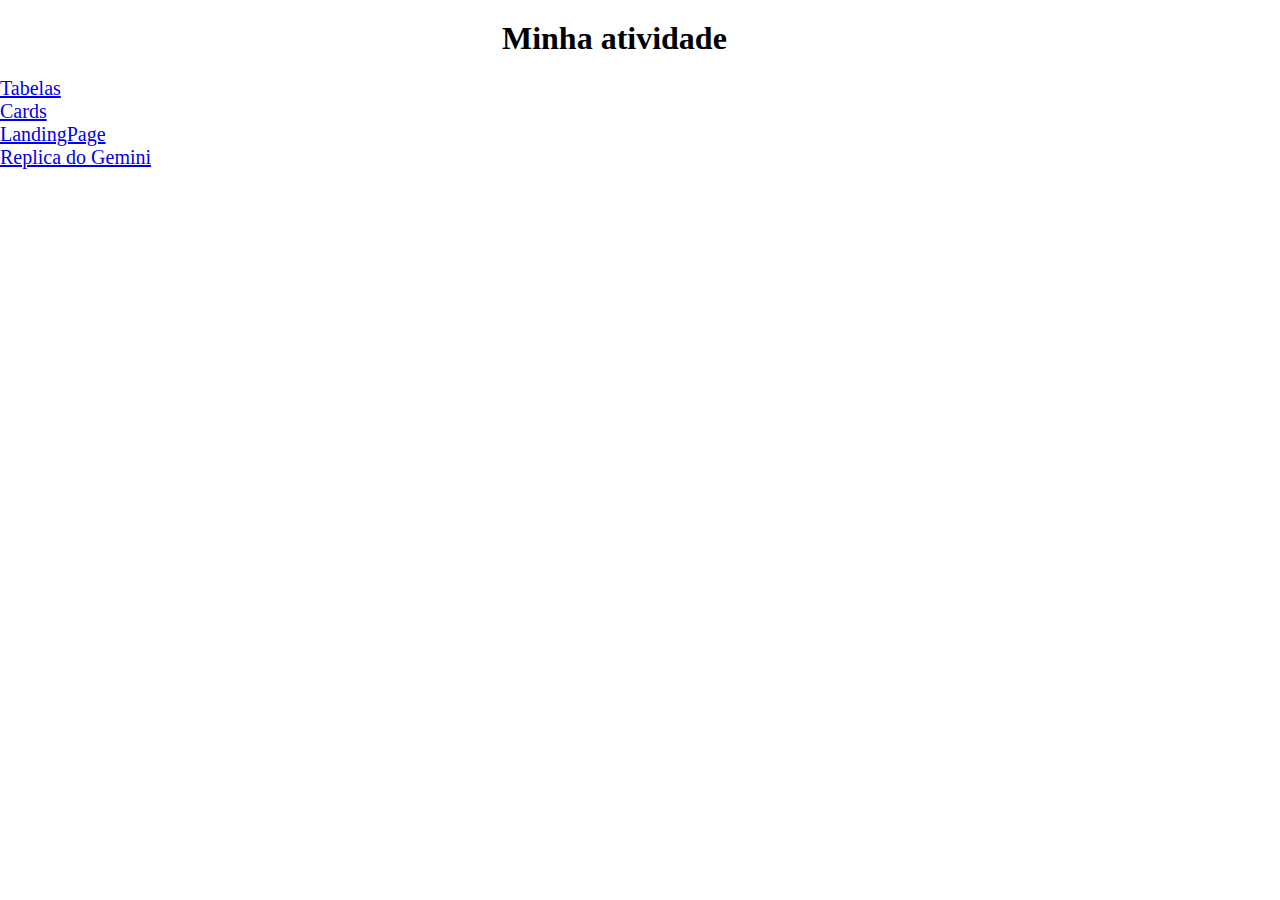
<file: index.html>
<!DOCTYPE html>
<html lang="pt-BR">
<head>
    <meta charset="UTF-8">
    <meta name="viewport" content="width=device-width, initial-scale=1.0">
    <title>Minha atividade final de bimesre</title>
    <link rel="stylesheet" href="index.css"
</head>
<body>
    <h1>
        Minha atividade
    </h1>
    <li class="links">    
    <ul> <a href="tabelas.html">Tabelas</a> </ul>
    <ul> <a href="cards.html">Cards</a> </ul>
    <ul> <a href="landingpage.html">LandingPage</a> </ul>
    <ul> <a href="replica.html">Replica do Gemini</a> </ul>
    </li>
</body>
</html>
</file>
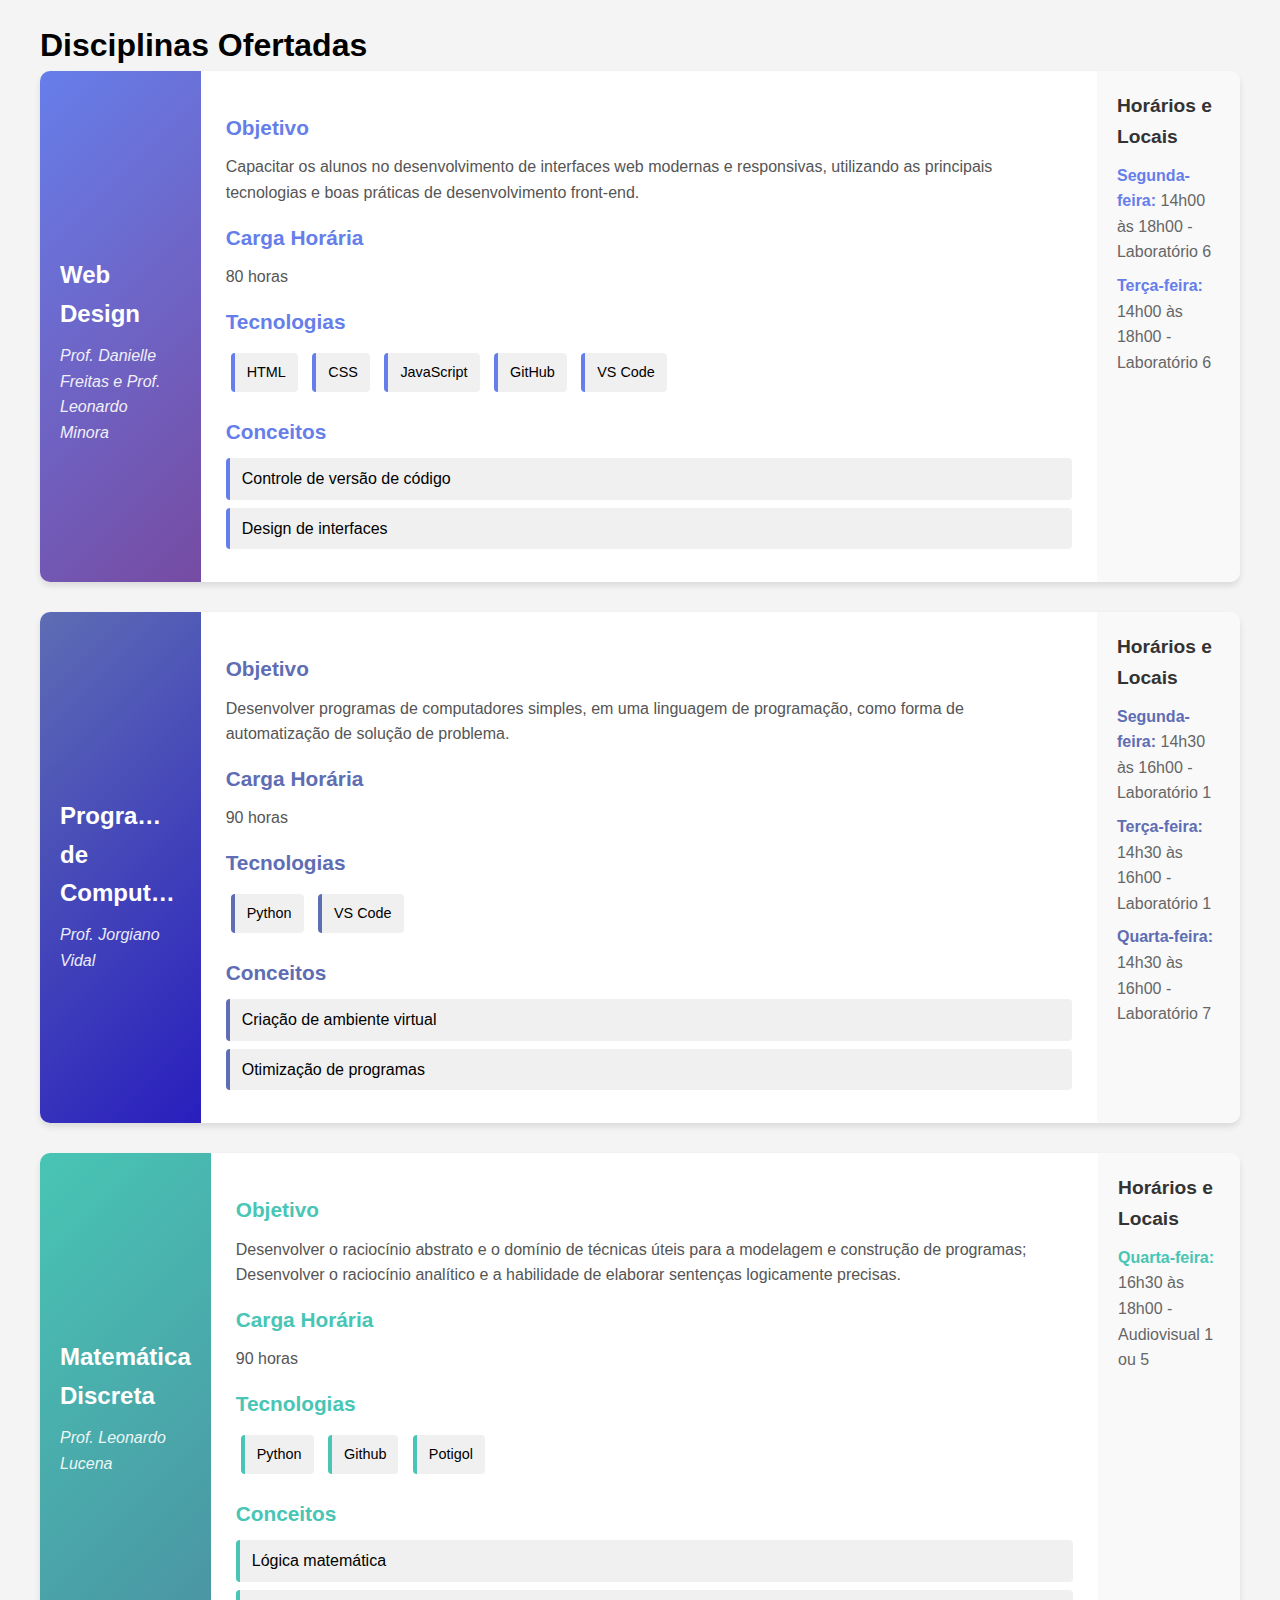
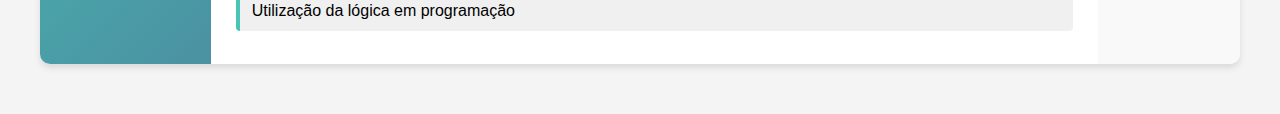
<file: cards.html>
<!DOCTYPE html>
<html lang="pt-BR">
<head>
    <meta charset="UTF-8">
    <meta name="viewport" content="width=device-width, initial-scale=1.0">
    <title>Cards de Disciplinas</title>
    <link rel="stylesheet" href="cards.css">
</head>
<body>
    <div class="container">
        <h1>Disciplinas Ofertadas</h1>
        
        <!-- Card da disciplina de web design -->
        <div class="card">
            <!-- Título do Card -->
            <div class="card-header1">
                <h2>Web Design</h2>
                <p class="professores">Prof. Danielle Freitas e Prof. Leonardo Minora</p>
            </div>
            
            <!-- Conteúdo do Card -->
            <div class="card-content1">
                <h3>Objetivo</h3>
                <p>Capacitar os alunos no desenvolvimento de interfaces web modernas e responsivas, utilizando as principais tecnologias e boas práticas de desenvolvimento front-end.</p>
                
                <h3>Carga Horária</h3>
                <p>80 horas</p>
                
                <h3>Tecnologias</h3>
                <ul class="tecnologias">
                    <li>HTML</li>
                    <li>CSS</li>
                    <li>JavaScript</li>
                    <li>GitHub</li>
                    <li>VS Code</li>
                </ul>
                
                <h3>Conceitos</h3>
                <ul class="conceitos">
                    <li>Controle de versão de código</li>
                    <li>Design de interfaces</li>
                </ul>
            </div>
            
            <!-- Rodapé do Card -->
            <div class="card-footer1">
                <h3>Horários e Locais</h3>
                <p><strong>Segunda-feira:</strong> 14h00 às 18h00 - Laboratório 6</p>
                <p><strong>Terça-feira:</strong> 14h00 às 18h00 - Laboratório 6</p>
            </div>
        </div>
        
    </div>
    <div class="container">

        <!-- Card da disciplina de programação -->
        <div class="card">
            <!-- Título do Card -->
            <div class="card-header2">
                <h2>Programação de Computadores</h2>
                <p class="professores">Prof. Jorgiano Vidal</p>
            </div>
            
            <!-- Conteúdo do Card -->
            <div class="card-content2">
                <h3>Objetivo</h3>
                <p>Desenvolver programas de computadores simples, em uma linguagem de programação, como forma de automatização de solução de problema. </p>
                
                <h3>Carga Horária</h3>
                <p>90 horas</p>
                
                <h3>Tecnologias</h3>
                <ul class="tecnologias">
                    <li>Python</li>
                    <li>VS Code</li>
                </ul>
                
                <h3>Conceitos</h3>
                <ul class="conceitos">
                    <li>Criação de ambiente virtual</li>
                    <li>Otimização de programas</li>
                </ul>
            </div>
            
            <!-- Rodapé do Card -->
            <div class="card-footer2">
                <h3>Horários e Locais</h3>
                <p><strong>Segunda-feira:</strong> 14h30 às 16h00 - Laboratório 1</p>
                <p><strong>Terça-feira:</strong> 14h30 às 16h00 - Laboratório 1</p>
                <p><strong>Quarta-feira:</strong> 14h30 às 16h00 - Laboratório 7</p>
            </div>
        </div>
    </div>
    <div class="container">

        <!-- Card da disciplina de matemática discreta -->
        <div class="card">
            <!-- Título do Card -->
            <div class="card-header3">
                <h2>Matemática Discreta</h2>
                <p class="professores">Prof. Leonardo Lucena</p>
            </div>
            
            <!-- Conteúdo do Card -->
            <div class="card-content3">
                <h3>Objetivo</h3>
                <p>Desenvolver o raciocínio abstrato e o domínio de técnicas úteis para a modelagem e construção de programas; Desenvolver o raciocínio analítico e a habilidade de elaborar sentenças logicamente precisas. </p>
                
                <h3>Carga Horária</h3>
                <p>90 horas</p>
                
                <h3>Tecnologias</h3>
                <ul class="tecnologias">
                    <li>Python</li>
                    <li>Github</li>
                    <li>Potigol</li>
                </ul>
                
                <h3>Conceitos</h3>
                <ul class="conceitos">
                <li>Lógica matemática</li>
                <li>Utilização da lógica em programação</li>
                </ul>
            </div>
            
            <!-- Rodapé do Card -->
            <div class="card-footer3">
                <h3>Horários e Locais</h3>
                <p><strong>Quarta-feira:</strong> 16h30 às 18h00 - Audiovisual 1 ou 5</p>
            </div>
        </div>
    </div>
    
</body>
</html>
</file>
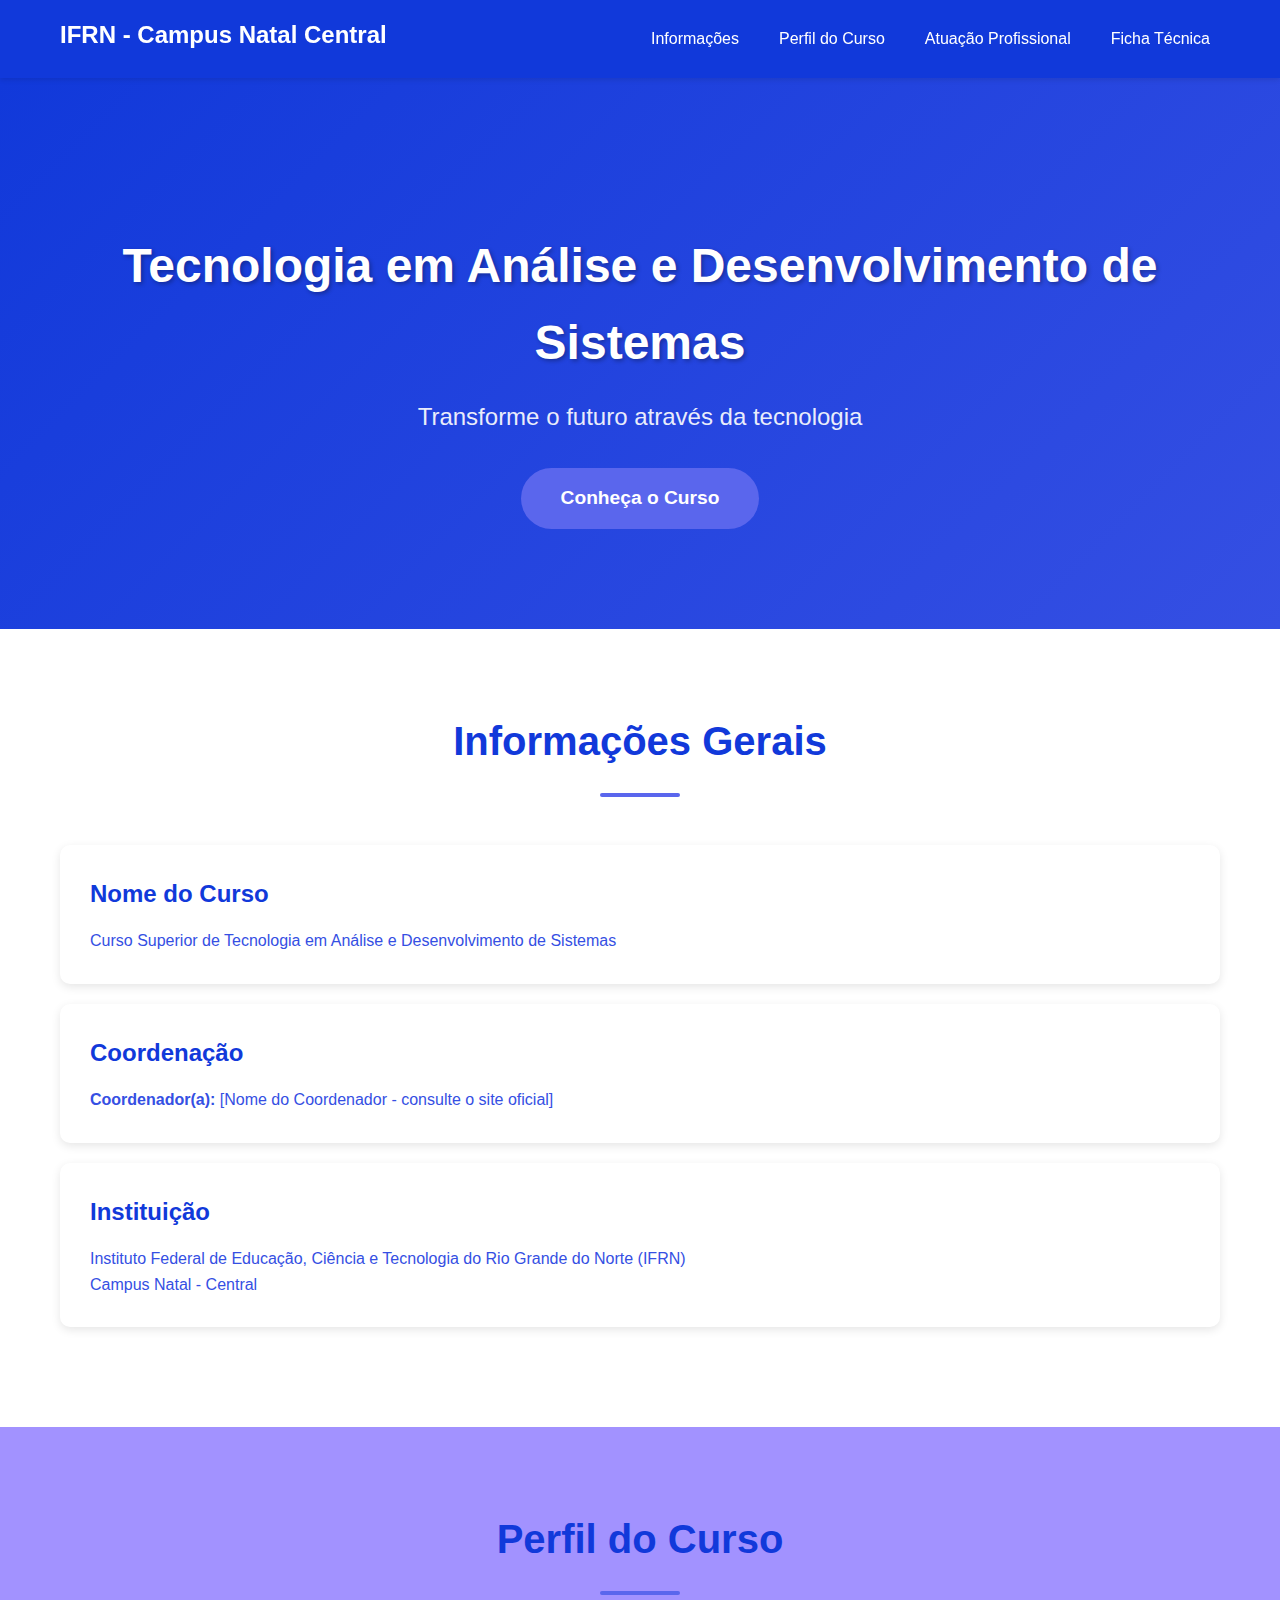
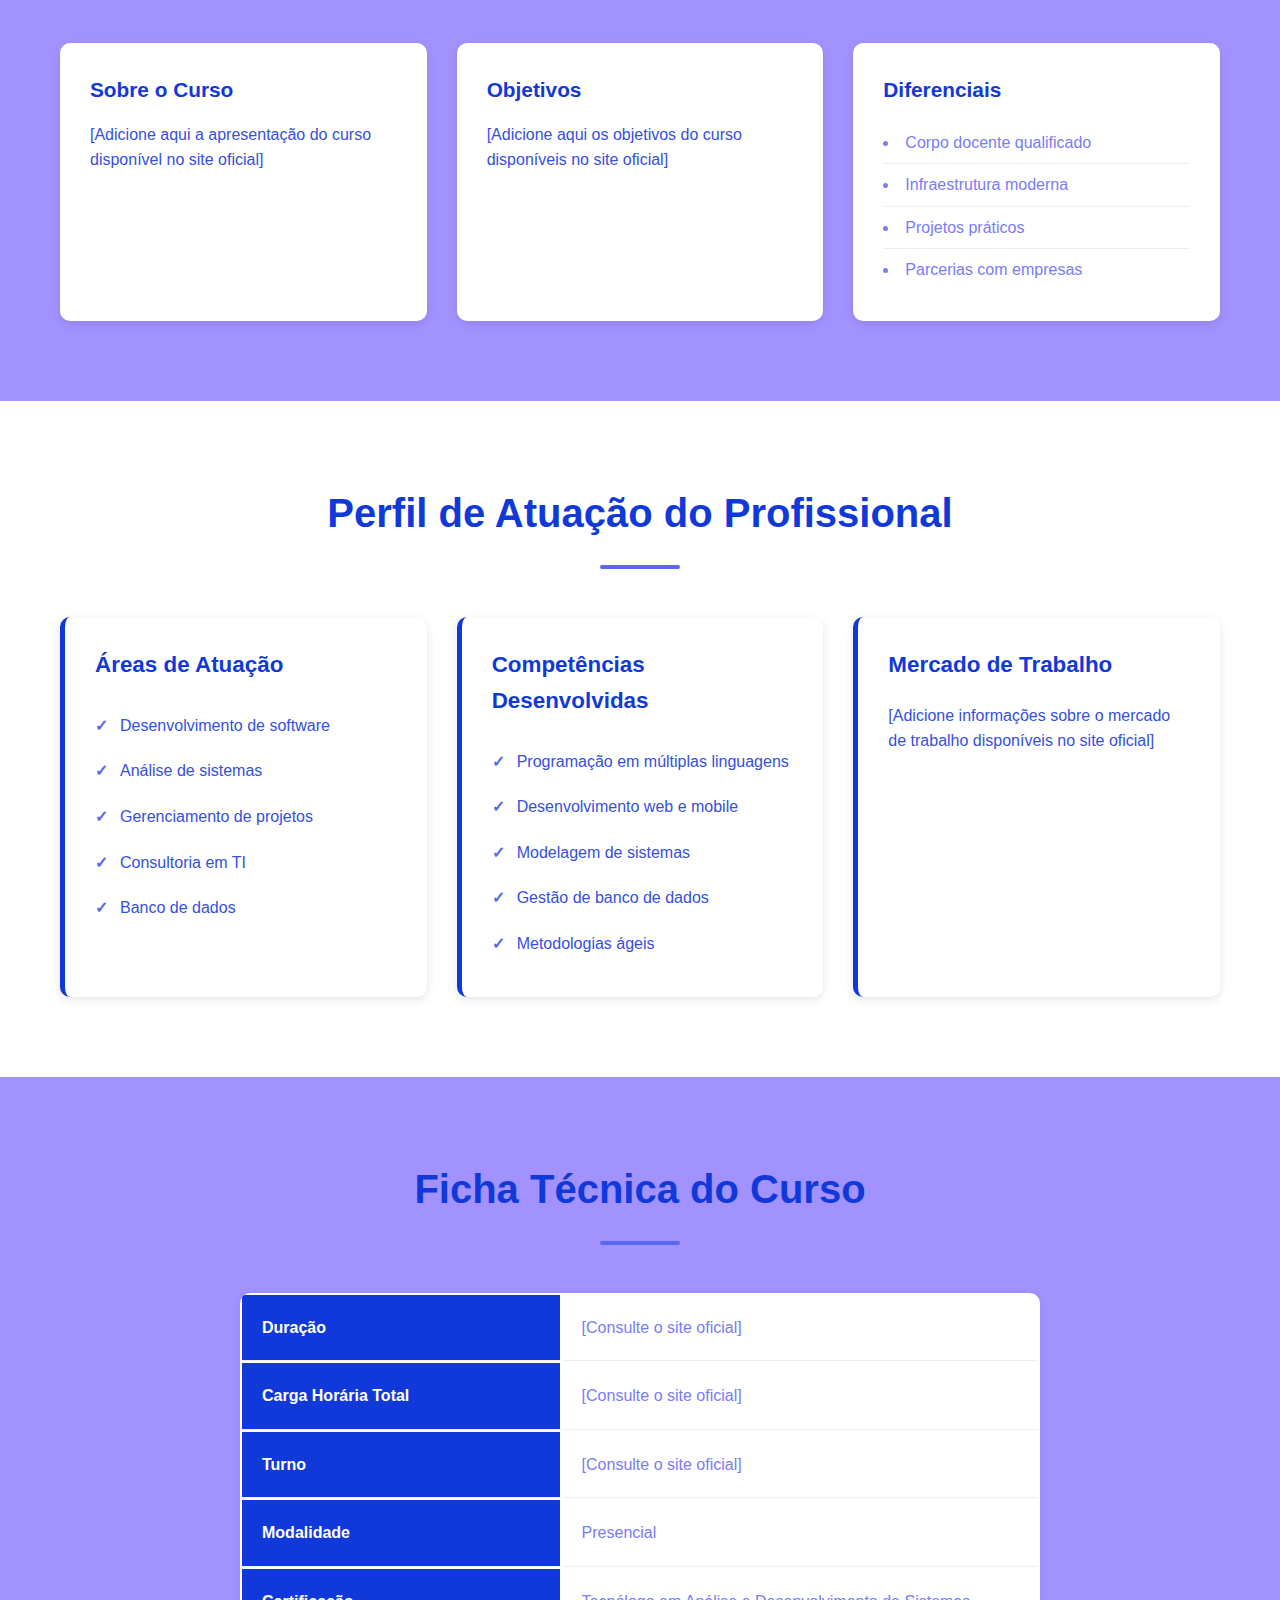
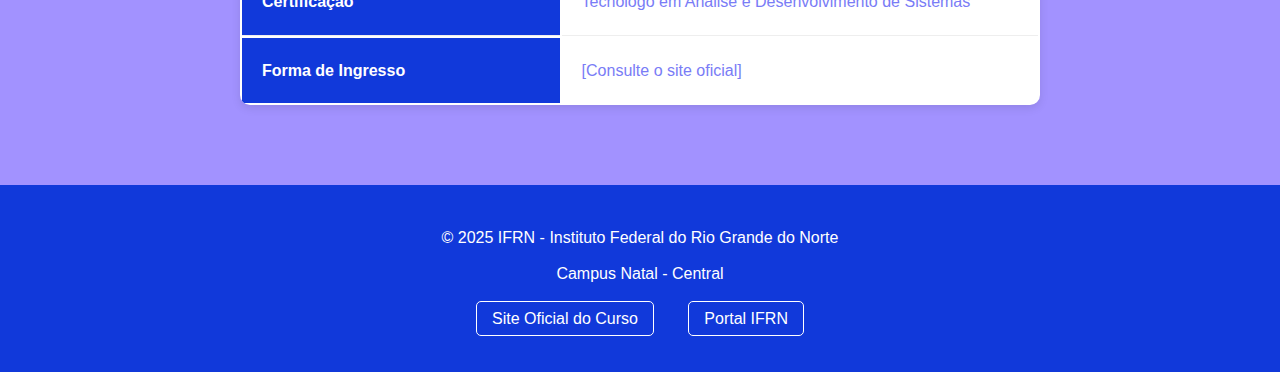
<file: landingpage.html>
<!DOCTYPE html>
<html lang="pt-BR">
<head>
    <meta charset="UTF-8">
    <meta name="viewport" content="width=device-width, initial-scale=1.0">
    <title>Tecnologia em Análise e Desenvolvimento de Sistemas - IFRN</title>
    <link rel="stylesheet" href="landingpage.css">
</head>
<body>
    <!-- Header/Navegação -->
    <header>
        <nav>
            <div class="container">
                <h1>IFRN - Campus Natal Central</h1>
                <ul class="nav-menu">
                    <li><a href="#informacoes">Informações</a></li>
                    <li><a href="#perfil-curso">Perfil do Curso</a></li>
                    <li><a href="#atuacao">Atuação Profissional</a></li>
                    <li><a href="#ficha-tecnica">Ficha Técnica</a></li>
                </ul>
            </div>
        </nav>
    </header>

    <!-- Hero Section -->
    <section class="hero">
        <div class="hero-content">
            <h1>Tecnologia em Análise e Desenvolvimento de Sistemas</h1>
            <p class="hero-subtitle">Transforme o futuro através da tecnologia</p>
            <a href="#informacoes" class="btn-cta">Conheça o Curso</a>
        </div>
    </section>

    <!-- Seção 1: Informações Gerais -->
    <section id="informacoes" class="section">
        <div class="container">
            <h2>Informações Gerais</h2>
            <div class="info-box">
                <h3>Nome do Curso</h3>
                <p>Curso Superior de Tecnologia em Análise e Desenvolvimento de Sistemas</p>
            </div>
            <div class="info-box">
                <h3>Coordenação</h3>
                <p><strong>Coordenador(a):</strong> [Nome do Coordenador - consulte o site oficial]</p>
            </div>
            <div class="info-box">
                <h3>Instituição</h3>
                <p>Instituto Federal de Educação, Ciência e Tecnologia do Rio Grande do Norte (IFRN)</p>
                <p>Campus Natal - Central</p>
            </div>
        </div>
    </section>

    <!-- Seção 2: Perfil do Curso -->
    <section id="perfil-curso" class="section bg-light">
        <div class="container">
            <h2>Perfil do Curso</h2>
            <div class="content-grid">
                <div class="content-card">
                    <h3>Sobre o Curso</h3>
                    <p>[Adicione aqui a apresentação do curso disponível no site oficial]</p>
                </div>
                <div class="content-card">
                    <h3>Objetivos</h3>
                    <p>[Adicione aqui os objetivos do curso disponíveis no site oficial]</p>
                </div>
                <div class="content-card">
                    <h3>Diferenciais</h3>
                    <ul>
                        <li>Corpo docente qualificado</li>
                        <li>Infraestrutura moderna</li>
                        <li>Projetos práticos</li>
                        <li>Parcerias com empresas</li>
                    </ul>
                </div>
            </div>
        </div>
    </section>

    <!-- Seção 3: Perfil de Atuação Profissional -->
    <section id="atuacao" class="section">
        <div class="container">
            <h2>Perfil de Atuação do Profissional</h2>
            <div class="atuacao-grid">
                <div class="atuacao-card">
                    <h3>Áreas de Atuação</h3>
                    <ul>
                        <li>Desenvolvimento de software</li>
                        <li>Análise de sistemas</li>
                        <li>Gerenciamento de projetos</li>
                        <li>Consultoria em TI</li>
                        <li>Banco de dados</li>
                    </ul>
                </div>
                <div class="atuacao-card">
                    <h3>Competências Desenvolvidas</h3>
                    <ul>
                        <li>Programação em múltiplas linguagens</li>
                        <li>Desenvolvimento web e mobile</li>
                        <li>Modelagem de sistemas</li>
                        <li>Gestão de banco de dados</li>
                        <li>Metodologias ágeis</li>
                    </ul>
                </div>
                <div class="atuacao-card">
                    <h3>Mercado de Trabalho</h3>
                    <p>[Adicione informações sobre o mercado de trabalho disponíveis no site oficial]</p>
                </div>
            </div>
        </div>
    </section>

    <!-- Seção 4: Ficha Técnica -->
    <section id="ficha-tecnica" class="section bg-light">
        <div class="container">
            <h2>Ficha Técnica do Curso</h2>
            <table class="ficha-table">
                <tbody>
                    <tr>
                        <th>Duração</th>
                        <td>[Consulte o site oficial]</td>
                    </tr>
                    <tr>
                        <th>Carga Horária Total</th>
                        <td>[Consulte o site oficial]</td>
                    </tr>
                    <tr>
                        <th>Turno</th>
                        <td>[Consulte o site oficial]</td>
                    </tr>
                    <tr>
                        <th>Modalidade</th>
                        <td>Presencial</td>
                    </tr>
                    <tr>
                        <th>Certificação</th>
                        <td>Tecnólogo em Análise e Desenvolvimento de Sistemas</td>
                    </tr>
                    <tr>
                        <th>Forma de Ingresso</th>
                        <td>[Consulte o site oficial]</td>
                    </tr>
                </tbody>
            </table>
        </div>
    </section>

    <!-- Footer -->
    <footer>
        <div class="container">
            <p>&copy; 2025 IFRN - Instituto Federal do Rio Grande do Norte</p>
            <p>Campus Natal - Central</p>
            <div class="footer-links">
                <a href="https://diatinf.ifrn.edu.br/cursos/tecnologia-em-analise-e-desenvolvimento-de-sistemas/" target="_blank">Site Oficial do Curso</a>
                <a href="https://portal.ifrn.edu.br/" target="_blank">Portal IFRN</a>
            </div>
        </div>
    </footer>
</body>
</html>
</file>
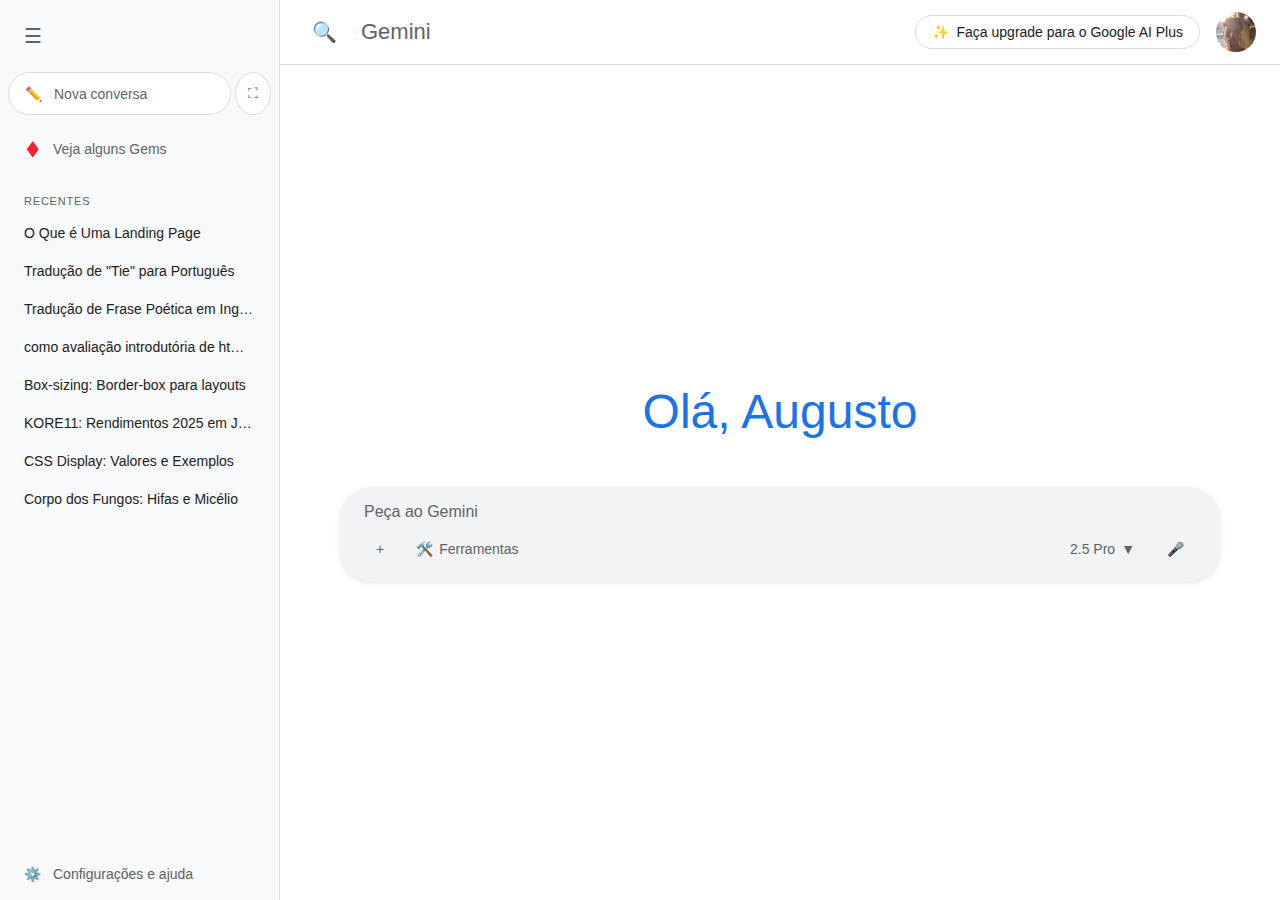
<file: replica.html>
<!DOCTYPE html>
<html lang="pt-BR">
<head>
    <meta charset="UTF-8">
    <meta name="viewport" content="width=device-width, initial-scale=1.0">
    <title>Gemini - Google AI</title>
    <link rel="stylesheet" href="replica.css">
</head>
<body>
    <!-- Barra Lateral -->
    <aside class="sidebar">
        <!-- Menu Hambúrguer -->
        <div class="sidebar-header">
            <button class="menu-btn" aria-label="Menu">
                <span class="menu-icon">☰</span>
            </button>
        </div>

        <!-- Nova Conversa -->
        <div class="new-chat">
            <button class="new-chat-btn">
                <span class="icon">✏️</span>
                <span class="text">Nova conversa</span>
            </button>
            <button class="expand-btn" aria-label="Expandir">
                <span class="icon">⛶</span>
            </button>
        </div>

        <!-- Veja alguns Gems -->
        <div class="gems-section">
            <button class="gems-btn">
                <span class="icon">♦️</span>
                <span class="text">Veja alguns Gems</span>
            </button>
        </div>

        <!-- Seção Recentes -->
        <div class="recent-section">
            <h3>Recentes</h3>
            <ul class="recent-list">
                <li><a href="#">O Que é Uma Landing Page</a></li>
                <li><a href="#">Tradução de "Tie" para Português</a></li>
                <li><a href="#">Tradução de Frase Poética em Inglês</a></li>
                <li><a href="#">como avaliação introdutória de html ...</a></li>
                <li><a href="#">Box-sizing: Border-box para layouts</a></li>
                <li><a href="#">KORE11: Rendimentos 2025 em JSON</a></li>
                <li><a href="#">CSS Display: Valores e Exemplos</a></li>
                <li><a href="#">Corpo dos Fungos: Hifas e Micélio</a></li>
            </ul>
        </div>

        <!-- Configurações -->
        <div class="sidebar-footer">
            <button class="settings-btn">
                <span class="icon">⚙️</span>
                <span class="text">Configurações e ajuda</span>
            </button>
        </div>
    </aside>

    <!-- Conteúdo Principal -->
    <main class="main-content">
        <!-- Barra Superior -->
        <header class="top-bar">
            <div class="top-bar-left">
                <button class="search-btn" aria-label="Buscar">
                    <span class="icon">🔍</span>
                </button>
                <h1 class="logo">Gemini</h1>
            </div>
            <div class="top-bar-right">
                <button class="upgrade-btn">
                    <span class="icon">✨</span>
                    <span class="text">Faça upgrade para o Google AI Plus</span>
                </button>
                <div class="profile-pic">
                    <img src="Foto de usuário.jpeg" alt="Perfil do usuário">
                </div>
            </div>
        </header>

        <!-- Área de Chat -->
        <div class="chat-area">
            <div class="welcome-message">
                <h2>Olá, Augusto</h2>
            </div>

            <!-- Campo de Entrada -->
            <div class="input-container">
                <div class="input-box">
                    <input type="text" placeholder="Peça ao Gemini" class="chat-input">
                    <div class="input-actions">
                        <button class="action-btn" aria-label="Adicionar">
                            <span class="icon">+</span>
                        </button>
                        <button class="tools-btn">
                            <span class="icon">🛠️</span>
                            <span class="text">Ferramentas</span>
                        </button>
                        <button class="version-selector">
                            <span class="text">2.5 Pro</span>
                            <span class="icon">▼</span>
                        </button>
                        <button class="mic-btn" aria-label="Microfone">
                            <span class="icon">🎤</span>
                        </button>
                    </div>
                </div>
            </div>
        </div>
    </main>
</body>
</html>
</file>
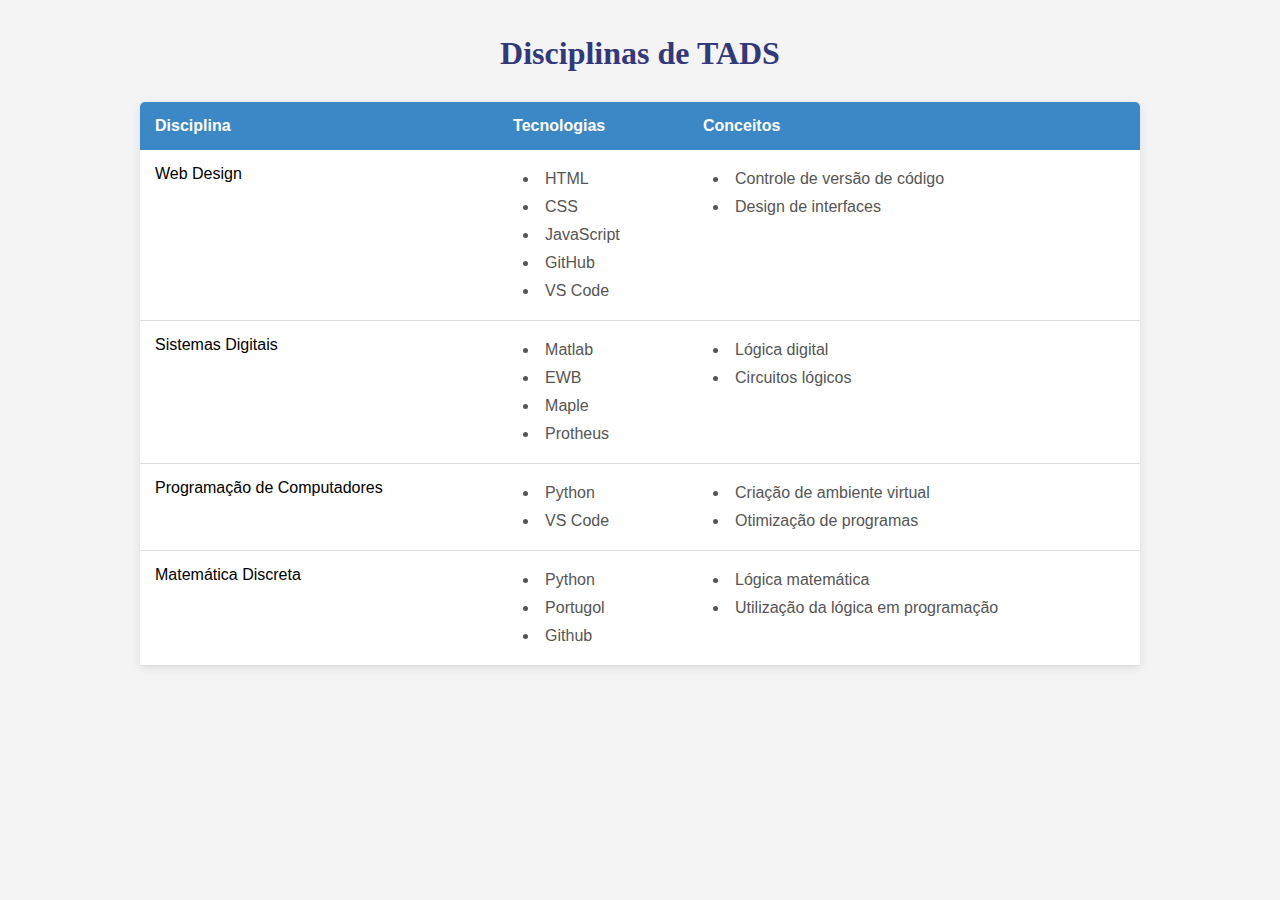
<file: tabelas.html>
<!DOCTYPE html>
<html lang="pt-BR">
<head>
    <meta charset="UTF-8">
    <meta name="viewport" content="width=device-width, initial-scale=1.0">
    <title>Tabela de Disciplinas</title>
    <link rel="stylesheet" href="tabelas.css">
</head>
<body>
    <h1>Disciplinas de TADS</h1>
    
    <table>
        <thead>
            <tr>
            <th>Disciplina</th>
            <th>Tecnologias</th>
            <th>Conceitos</th>
            </tr>
        </thead>
        <tbody>
            <tr>
                <td>Web Design</td>
                <td>
                    <ul>
                    <li>HTML</li>
                    <li>CSS</li>
                    <li>JavaScript</li>
                    <li>GitHub</li>
                    <li>VS Code</li>
                    </ul>
                </td>
                <td>
                    <ul>
                    <li>Controle de versão de código</li>
                    <li>Design de interfaces</li>
                    </ul>
                </td>
            </tr>
            <tr>
                <td>Sistemas Digitais</td>
                <td>
                    <ul>
                    <li>Matlab</li>
                    <li>EWB</li>
                    <li>Maple</li>
                    <li>Protheus</li>
                    </ul>
                </td>
                <td>
                    <ul>
                    <li>Lógica digital</li>
                    <li>Circuitos lógicos</li>
                    </ul>
                </td>
            </tr>
            <tr>
                <td>Programação de Computadores</td>
                <td>
                    <ul>
                    <li>Python</li>
                    <li>VS Code</li>
                    </ul>
                </td>
                <td>
                    <ul>
                    <li>Criação de ambiente virtual</li>
                    <li>Otimização de programas</li>
                    </ul>
                </td>
            </tr>
             <tr>
                <td>Matemática Discreta</td>
                <td>
                    <ul>
                    <li>Python</li>
                    <li>Portugol</li>
                    <li>Github</li>
                    </ul>
                </td>
                <td>
                    <ul>
                    <li>Lógica matemática</li>
                    <li>Utilização da lógica em programação</li>
                    </ul>
                </td>
            </tr>
        </tbody>
    </table>
</body>
</html>
</file>
<file: index.css>
* {
    margin: 0;
    padding: 0;
    box-sizing: border-box;
}

body h1 {
    font-size: 32px;
    padding: 20px;
    text-align: center;
    width: 96%;
}

body .links {
    font-size: 20px;
}
</file>
<file: tabelas.css>
* {
    margin: 0;
    padding: 0;
    box-sizing: border-box;
}

body {
    font-family: 'Arial', sans-serif;
    background-color: #f4f4f4;
    padding: 20px;
}

h1 {
    text-align: center;
    color: #333879;
    margin-bottom: 30px;
    margin-top: 15px;
    font-family: Verdana;
}

table {
    width: 100%;
    max-width: 1000px;
    margin: 0 auto;
    background-color: white;
    border-collapse: collapse;
    box-shadow: 0 2px 10px rgba(0, 0, 0, 0.1);
    border-radius: 5px 5px 0px 0px;
    overflow: hidden;
}

thead {
    background-color: #3c87c5;
    color: white;
}

th {
    padding: 15px;
    text-align: left;
    font-size: 16px;
    font-weight: bold;
}

tbody tr {
    border-bottom: 1px solid #ddd;
}

tbody tr:hover {
    background-color: #f5f5f5;
}

td {
    padding: 15px;
    vertical-align: top;
}

td ul {
    list-style-position: inside;
    margin-left: 10px;
}

td ul li {
    padding: 5px 0;
    color: #555;
}

/* Responsividade para dispositivos móveis */
@media screen and (max-width: 768px) {
    table {
        font-size: 14px;
    }
    
    th, td {
        padding: 10px;
    }
}
</file>
<file: cards.css>
/* Reset básico */
* {
    margin: 0;
    padding: 0;
    box-sizing: border-box;
}

body {
    font-family: Arial, sans-serif;
    background-color: #f4f4f4;
    padding: 20px;
    line-height: 1.6;
}

.container {
    max-width: 1200px;
    margin: 0 auto;
}

header h1 {
    text-align: center;
    color: #333;
    margin-bottom: 30px;
    font-size: 2.5em;
}

/* Estilo do Card */
.card {
    background-color: #fff;
    border-radius: 10px;
    box-shadow: 0 4px 6px rgba(0, 0, 0, 0.1);
    margin-bottom: 30px;
    overflow: hidden;
    transition: transform 0.3s ease, box-shadow 0.3s ease;
    display: inline-flex;
}

.card:hover {
    transform: translateY(-5px);
    box-shadow: 0 8px 12px rgba(0, 0, 0, 0.15);
}

/* Headeres dos Cards */
.card-header1 {
    background: linear-gradient(135deg, #667eea 0%, #764ba2 100%);
    color: white;
    padding: 20px;
    text-align: left;
    width: 17%
}

.card-header2 {
    background: linear-gradient(135deg, #5e6db4 0%, #291ebe 100%);
    color: white;
    padding: 20px;
    text-align: left;
    width: 17%
}

.card-header3 {
    background: linear-gradient(135deg, #48c5b4 0%, #4b91a2 100%);
    color: white;
    padding: 20px;
    text-align: left;
    width: 17%
}

.card-header1 h2 {
    font-size: 1.5em;
    margin-bottom: 10px;
    margin-top: 165px;
}

.card-header1 .professores {
    font-size: 1em;
    font-style: italic;
    opacity: 0.9;
}

.card-header2 h2 {
    font-size: 1.5em;
    margin-bottom: 10px;
    margin-top: 165px;
    margin-right: -200px;
    width: 100%;
    overflow: hidden;
    text-overflow: ellipsis;
}

.card-header2 .professores {
    font-size: 1em;
    font-style: italic;
    opacity: 0.9;
}

.card-header3 h2 {
    font-size: 1.5em;
    margin-bottom: 10px;
    margin-top: 165px;
}

.card-header3 .professores {
    font-size: 1em;
    font-style: italic;
    opacity: 0.9;
}

/* Conteúdo dos Cards */
.card-content1 {
    padding: 25px;
    width: 100%;
}

.card-content2 {
    padding: 25px;
    width: 100%;
}

.card-content3 {
    padding: 25px;
    width: 100%;
}

.card-content1 h3 {
    color: #667eea;
    margin-top: 15px;
    margin-bottom: 10px;
    font-size: 1.3em;
}

.card-content2 h3 {
    color: #5e6db4;
    margin-top: 15px;
    margin-bottom: 10px;
    font-size: 1.3em;
}

.card-content3 h3 {
    color: #48c5b4;
    margin-top: 15px;
    margin-bottom: 10px;
    font-size: 1.3em;
}

.card-content1 p {
    color: #555;
    margin-bottom: 15px;
}

.card-content2 p {
    color: #555;
    margin-bottom: 15px;
}

.card-content3 p {
    color: #555;
    margin-bottom: 15px;
}

.card-content1 ul {
    list-style: none;
    padding-left: 0;
}

.card-content2 ul {
    list-style: none;
    padding-left: 0;
}

.card-content3 ul {
    list-style: none;
    padding-left: 0;
}

.card-content1 ul li {
    background-color: #f0f0f0;
    padding: 8px 12px;
    margin-bottom: 8px;
    border-left: 4px solid #667eea;
    border-radius: 4px;
}

.card-content2 ul li {
    background-color: #f0f0f0;
    padding: 8px 12px;
    margin-bottom: 8px;
    border-left: 4px solid #5e6db4;
    border-radius: 4px;
}

.card-content3 ul li {
    background-color: #f0f0f0;
    padding: 8px 12px;
    margin-bottom: 8px;
    border-left: 4px solid #48c5b4;
    border-radius: 4px;
}

.tecnologias li {
    display: inline-block;
    background-color: #667eea;
    color: Black;
    padding: 6px 15px;
    margin: 5px;
    border-radius: 20px;
    border-left: none;
    font-size: 0.9em;
}

/* Rodapé do Card 1 */
.card-footer1 {
    background-color: #f9f9f9;
    padding: 20px;
    border-top: #e0e0e0;
    width: 15%;
}

.card-footer1 h3 {
    color: #333;
    margin-bottom: 10px;
    font-size: 1.2em;
}

.card-footer1 p {
    color: #666;
    margin-bottom: 8px;
}

.card-footer1 strong {
    color: #667eea;
}

/* Rodapé do Card 2 */
.card-footer2 {
    background-color: #f9f9f9;
    padding: 20px;
    border-top: #e0e0e0;
    width: 15%;
}

.card-footer2 h3 {
    color: #333;
    margin-bottom: 10px;
    font-size: 1.2em;
}

.card-footer2 p {
    color: #666;
    margin-bottom: 8px;
}

.card-footer2 strong {
    color: #5e6db4;
}

/* Rodapé do Card 3 */
.card-footer3 {
    background-color: #f9f9f9;
    padding: 20px;
    border-top: #e0e0e0;
    width: 15%;
}

.card-footer3 h3 {
    color: #333;
    margin-bottom: 10px;
    font-size: 1.2em;
}

.card-footer3 p {
    color: #666;
    margin-bottom: 8px;
}

.card-footer3 strong {
    color: #48c5b4;
}
/* Responsividade */
@media (max-width: 768px) {
    .container h1 {
        font-size: 2em;
    }
    
    .card-header h2 {
        font-size: 1.5em;
    }
    
    .tecnologias li {
        display: block;
        margin: 5px 0;
    }
}
</file>
<file: landingpage.css>
/* Reset e configurações básicas */
* {
    margin: 0;
    padding: 0;
    box-sizing: border-box;
}

/* CSS Custom Properties (Variáveis) */
:root {
    --primary-color: #1139da;
    --secondary-color: #5a66ed;
    --light-bg: #a292ff;
    --text-color: #354fe3;
    --text-secondary: #797cf6;
}

body {
    font-family: 'Segoe UI', Tahoma, Geneva, Verdana, sans-serif;
    line-height: 1.6;
    color: var(--text-color);
}

.container {
    max-width: 1200px;
    margin: 0 auto;
    padding: 0 20px;
}

/* Header e Navegação */
header {
    background-color: var(--primary-color);
    color: white;
    padding: 1rem 0;
    position: fixed;
    width: 100%;
    top: 0;
    z-index: 1000;
    box-shadow: 0 2px 5px rgba(0,0,0,0.1);
}

header h1 {
    font-size: 1.5rem;
    margin-bottom: 0.5rem;
}

header .container {
    display: flex;
    justify-content: space-between;
    align-items: center;
}

.nav-menu {
    list-style: none;
    display: flex;
    gap: 20px;
    flex-wrap: wrap;
}

.nav-menu li a {
    color: white;
    text-decoration: none;
    padding: 5px 10px;
    border-radius: 5px;
    transition: background-color 0.3s;
}

.nav-menu li a:hover {
    background-color: rgba(255, 255, 255, 0.2);
}

/* Hero Section */
.hero {
    background: linear-gradient(135deg, var(--primary-color) 0%, #354fe3 100%);
    color: white;
    padding: 150px 20px 100px;
    text-align: center;
    margin-top: 78px;
}

.hero-content h1 {
    font-size: 3rem;
    margin-bottom: 1rem;
    text-shadow: 2px 2px 4px rgba(0,0,0,0.3);
}

.hero-subtitle {
    font-size: 1.5rem;
    margin-bottom: 2rem;
    opacity: 0.9;
}

.btn-cta {
    display: inline-block;
    background-color: var(--secondary-color);
    color: white;
    padding: 15px 40px;
    text-decoration: none;
    border-radius: 50px;
    font-size: 1.2rem;
    font-weight: bold;
    transition: transform 0.3s, box-shadow 0.3s;
}

.btn-cta:hover {
    transform: translateY(-3px);
    box-shadow: 0 5px 15px rgba(255, 107, 53, 0.4);
}

/* Seções */
.section {
    padding: 80px 20px;
}

.bg-light {
    background-color: var(--light-bg);
}

.section h2 {
    text-align: center;
    font-size: 2.5rem;
    margin-bottom: 3rem;
    color: var(--primary-color);
    position: relative;
}

.section h2::after {
    content: '';
    display: block;
    width: 80px;
    height: 4px;
    background-color: var(--secondary-color);
    margin: 20px auto 0;
    border-radius: 2px;
}

/* Info Boxes */
.info-box {
    background-color: white;
    padding: 30px;
    margin-bottom: 20px;
    border-radius: 10px;
    box-shadow: 0 3px 10px rgba(0,0,0,0.1);
    transition: transform 0.3s;
}

.info-box:hover {
    transform: translateY(-5px);
    box-shadow: 0 5px 20px rgba(0,0,0,0.15);
}

.info-box h3 {
    color: var(--primary-color);
    margin-bottom: 15px;
    font-size: 1.5rem;
}

/* Content Grid */
.content-grid {
    display: grid;
    grid-template-columns: repeat(auto-fit, minmax(300px, 1fr));
    gap: 30px;
    margin-top: 40px;
}

.content-card {
    background-color: white;
    padding: 30px;
    border-radius: 10px;
    box-shadow: 0 3px 10px rgba(0,0,0,0.1);
}

.content-card h3 {
    color: var(--primary-color);
    margin-bottom: 15px;
    font-size: 1.3rem;
}

.content-card ul {
    list-style-position: inside;
    color: var(--text-secondary);
}

.content-card ul li {
    padding: 8px 0;
    border-bottom: 1px solid #eee;
}

.content-card ul li:last-child {
    border-bottom: none;
}

/* Atuação Grid */
.atuacao-grid {
    display: grid;
    grid-template-columns: repeat(auto-fit, minmax(300px, 1fr));
    gap: 30px;
}

.atuacao-card {
    background-color: white;
    padding: 30px;
    border-radius: 10px;
    box-shadow: 0 3px 10px rgba(0,0,0,0.1);
    border-left: 5px solid var(--primary-color);
}

.atuacao-card h3 {
    color: var(--primary-color);
    margin-bottom: 20px;
    font-size: 1.4rem;
}

.atuacao-card ul {
    list-style: none;
}

.atuacao-card ul li {
    padding: 10px 0;
    padding-left: 25px;
    position: relative;
}

.atuacao-card ul li::before {
    content: '✓';
    position: absolute;
    left: 0;
    color: var(--secondary-color);
    font-weight: bold;
}

/* Ficha Técnica Table */
.ficha-table {
    width: 100%;
    max-width: 800px;
    margin: 0 auto;
    background-color: white;
    border-radius: 10px;
    overflow: hidden;
    box-shadow: 0 3px 10px rgba(0,0,0,0.1);
}

.ficha-table th,
.ficha-table td {
    padding: 20px;
    text-align: left;
    border-bottom: 1px solid #eee;
}

.ficha-table th {
    background-color: var(--primary-color);
    color: white;
    font-weight: bold;
    width: 40%;
}

.ficha-table td {
    color: var(--text-secondary);
}

.ficha-table tr:last-child th,
.ficha-table tr:last-child td {
    border-bottom: none;
}

/* Footer */
footer {
    background-color: var(--primary-color);
    color: white;
    padding: 40px 20px;
    text-align: center;
}

footer p {
    margin-bottom: 10px;
}

.footer-links {
    margin-top: 20px;
}

.footer-links a {
    color: white;
    text-decoration: none;
    margin: 0 15px;
    padding: 8px 15px;
    border: 1px solid white;
    border-radius: 5px;
    transition: background-color 0.3s;
}

.footer-links a:hover {
    background-color: rgba(255, 255, 255, 0.2);
}

/* Responsividade */
@media (max-width: 768px) {
    .hero-content h1 {
        font-size: 2rem;
    }
    
    .hero-subtitle {
        font-size: 1.2rem;
    }
    
    .section h2 {
        font-size: 2rem;
    }
    
    .nav-menu {
        flex-direction: column;
    }
    
    .content-grid,
    .atuacao-grid {
        grid-template-columns: 1fr;
    }
    
    .ficha-table th,
    .ficha-table td {
        display: block;
        width: 100%;
    }
    
    .ficha-table th {
        border-bottom: none;
        padding-bottom: 10px;
    }
}
</file>
<file: replica.css>
/* Reset e Configurações Globais */
* {
    margin: 0;
    padding: 0;
    box-sizing: border-box;
}

/* Variáveis CSS */
:root {
    --sidebar-bg: #f8f9fa;
    --sidebar-width: 280px;
    --primary-color: #1a73e8;
    --text-primary: #202124;
    --text-secondary: #5f6368;
    --hover-bg: #e8eaed;
    --border-color: #dadce0;
    --input-bg: #f1f3f4;
    --white: #ffffff;
}

body {
    font-family: 'Google Sans', 'Roboto', Arial, sans-serif;
    color: var(--text-primary);
    height: 100vh;
    display: flex;
    overflow: hidden;
}

/* Barra Lateral */
.sidebar {
    width: var(--sidebar-width);
    background-color: var(--sidebar-bg);
    display: flex;
    flex-direction: column;
    padding: 8px;
    border-right: 1px solid var(--border-color);
    overflow-y: auto;
}

.sidebar-header {
    padding: 8px;
    margin-bottom: 8px;
}

.menu-btn {
    background: none;
    border: none;
    cursor: pointer;
    padding: 8px;
    border-radius: 50%;
    font-size: 20px;
    color: var(--text-secondary);
    transition: background-color 0.2s;
}

.menu-btn:hover {
    background-color: var(--hover-bg);
}

/* Nova Conversa */
.new-chat {
    display: flex;
    gap: 4px;
    margin-bottom: 16px;
}

.new-chat-btn {
    flex: 1;
    display: flex;
    align-items: center;
    gap: 12px;
    padding: 12px 16px;
    background: var(--white);
    border: 1px solid var(--border-color);
    border-radius: 24px;
    cursor: pointer;
    font-size: 14px;
    color: var(--text-secondary);
    transition: all 0.2s;
}

.new-chat-btn:hover {
    background-color: var(--hover-bg);
    box-shadow: 0 1px 2px rgba(0, 0, 0, 0.1);
}

.expand-btn {
    padding: 12px;
    background: var(--white);
    border: 1px solid var(--border-color);
    border-radius: 50%;
    cursor: pointer;
    font-size: 14px;
    color: var(--text-secondary);
    transition: background-color 0.2s;
}

.expand-btn:hover {
    background-color: var(--hover-bg);
}

/* Veja alguns Gems */
.gems-section {
    margin-bottom: 16px;
}

.gems-btn {
    width: 100%;
    display: flex;
    align-items: center;
    gap: 12px;
    padding: 10px 16px;
    background: none;
    border: none;
    border-radius: 24px;
    cursor: pointer;
    font-size: 14px;
    color: var(--text-secondary);
    transition: background-color 0.2s;
}

.gems-btn:hover {
    background-color: var(--hover-bg);
}

/* Seção Recentes */
.recent-section {
    flex: 1;
    overflow-y: auto;
}

.recent-section h3 {
    font-size: 11px;
    font-weight: 500;
    color: var(--text-secondary);
    text-transform: uppercase;
    letter-spacing: 0.8px;
    padding: 12px 16px 8px;
}

.recent-list {
    list-style: none;
}

.recent-list li {
    margin-bottom: 2px;
}

.recent-list a {
    display: block;
    padding: 10px 16px;
    color: var(--text-primary);
    text-decoration: none;
    font-size: 14px;
    border-radius: 24px;
    transition: background-color 0.2s;
    white-space: nowrap;
    overflow: hidden;
    text-overflow: ellipsis;
}

.recent-list a:hover {
    background-color: var(--hover-bg);
}

/* Rodapé da Sidebar */
.sidebar-footer {
    margin-top: auto;
    padding-top: 16px;
}

.settings-btn {
    width: 100%;
    display: flex;
    align-items: center;
    gap: 12px;
    padding: 10px 16px;
    background: none;
    border: none;
    border-radius: 24px;
    cursor: pointer;
    font-size: 14px;
    color: var(--text-secondary);
    transition: background-color 0.2s;
}

.settings-btn:hover {
    background-color: var(--hover-bg);
}

/* Conteúdo Principal */
.main-content {
    flex: 1;
    display: flex;
    flex-direction: column;
    background-color: var(--white);
    overflow: hidden;
}

/* Barra Superior */
.top-bar {
    display: flex;
    justify-content: space-between;
    align-items: center;
    padding: 12px 24px;
    border-bottom: 1px solid var(--border-color);
}

.top-bar-left,
.top-bar-right {
    display: flex;
    align-items: center;
    gap: 16px;
}

.search-btn {
    background: none;
    border: none;
    cursor: pointer;
    padding: 8px;
    border-radius: 50%;
    font-size: 20px;
    color: var(--text-secondary);
    transition: background-color 0.2s;
}

.search-btn:hover {
    background-color: var(--hover-bg);
}

.logo {
    font-size: 22px;
    font-weight: 400;
    color: var(--text-secondary);
}

.upgrade-btn {
    display: flex;
    align-items: center;
    gap: 8px;
    padding: 8px 16px;
    background: var(--white);
    border: 1px solid var(--border-color);
    border-radius: 20px;
    cursor: pointer;
    font-size: 14px;
    color: var(--text-primary);
    transition: all 0.2s;
}

.upgrade-btn:hover {
    background-color: var(--hover-bg);
    box-shadow: 0 1px 2px rgba(0, 0, 0, 0.1);
}

.profile-pic {
    width: 40px;
    height: 40px;
    border-radius: 50%;
    overflow: hidden;
}

.profile-pic img {
    width: 100%;
    height: 100%;
    object-fit: cover;
}

/* Área de Chat */
.chat-area {
    flex: 1;
    display: flex;
    flex-direction: column;
    align-items: center;
    justify-content: center;
    padding: 32px;
    overflow-y: auto;
}

.welcome-message {
    margin-bottom: 48px;
}

.welcome-message h2 {
    font-size: 48px;
    font-weight: 400;
    color: var(--primary-color);
    text-align: center;
}

/* Campo de Entrada */
.input-container {
    width: 100%;
    max-width: 880px;
}

.input-box {
    background-color: var(--input-bg);
    border-radius: 32px;
    padding: 16px 24px;
    display: flex;
    flex-direction: column;
    gap: 12px;
    box-shadow: 0 2px 6px rgba(0, 0, 0, 0.1);
}

.chat-input {
    background: none;
    border: none;
    outline: none;
    font-size: 16px;
    color: var(--text-primary);
    width: 100%;
}

.chat-input::placeholder {
    color: var(--text-secondary);
}

.input-actions {
    display: flex;
    align-items: center;
    gap: 8px;
}

.action-btn,
.tools-btn,
.version-selector,
.mic-btn {
    background: none;
    border: none;
    cursor: pointer;
    padding: 8px 12px;
    border-radius: 16px;
    font-size: 14px;
    color: var(--text-secondary);
    display: flex;
    align-items: center;
    gap: 6px;
    transition: background-color 0.2s;
}

.action-btn:hover,
.tools-btn:hover,
.version-selector:hover,
.mic-btn:hover {
    background-color: var(--hover-bg);
}

.version-selector {
    margin-left: auto;
}

/* Responsividade */
@media (max-width: 768px) {
    .sidebar {
        position: fixed;
        left: -280px;
        top: 0;
        bottom: 0;
        z-index: 1000;
        transition: left 0.3s;
    }

    .sidebar.open {
        left: 0;
    }

    .top-bar {
        padding: 12px 16px;
    }

    .upgrade-btn .text {
        display: none;
    }

    .welcome-message h2 {
        font-size: 32px;
    }

    .input-box {
        padding: 12px 16px;
    }

    .tools-btn .text,
    .version-selector .text {
        display: none;
    }
}
</file>
